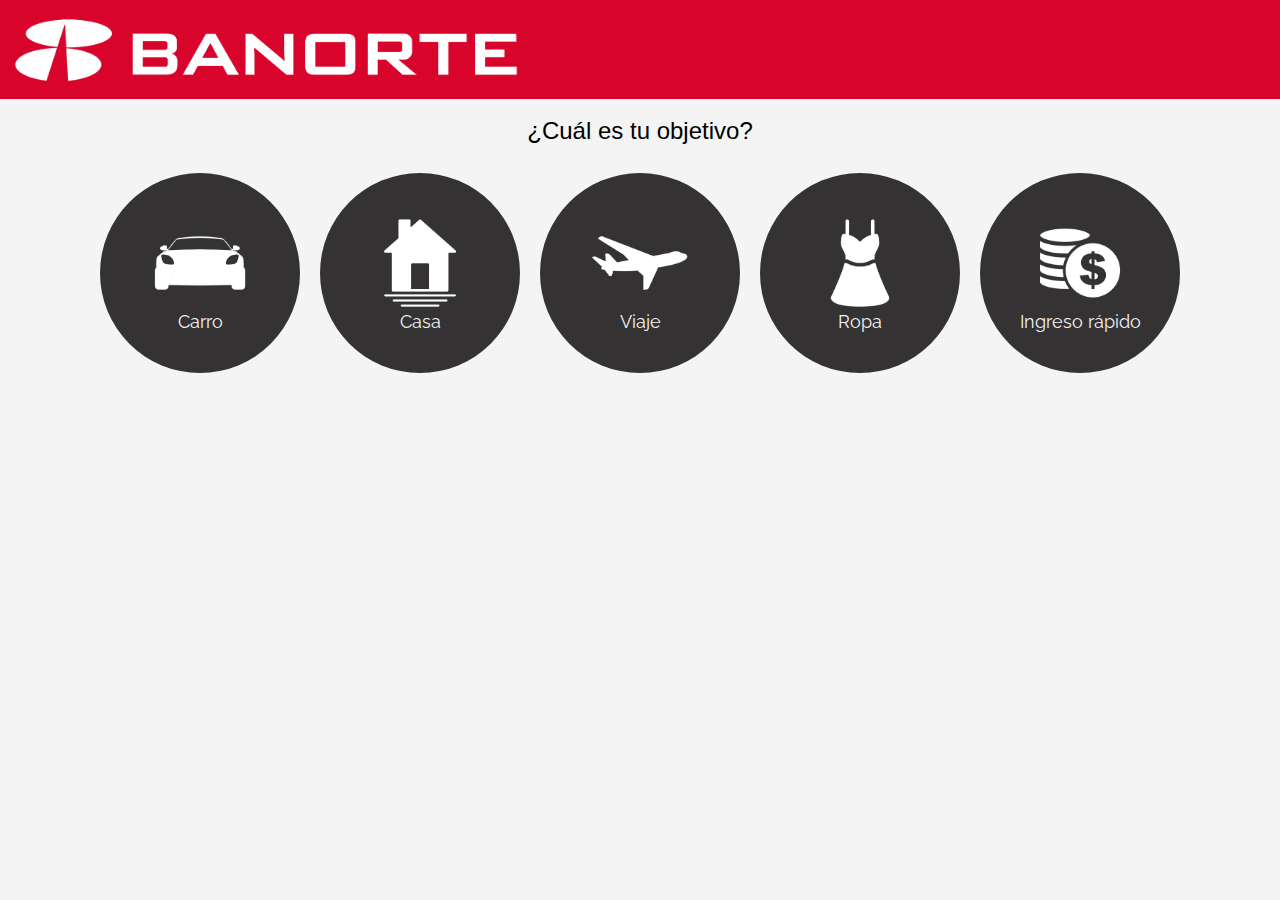
<file: ejemplo/index.html>
<!DOCTYPE html>
<html lang="en">
<head>
    <meta charset="UTF-8">
    <meta name="viewport" content="width=device-width, initial-scale=1.0">
    <title>Document</title>

    <link rel="preconnect" href="https://fonts.googleapis.com">
    <link rel="preconnect" href="https://fonts.gstatic.com" crossorigin>
    <link href="https://fonts.googleapis.com/css2?family=Raleway:wght@300&display=swap" rel="stylesheet">

    <link rel="stylesheet" href="css/reset.css">
    <link rel="stylesheet" href="css/inicial.css">
    <link rel="stylesheet" href="css/menu.css">
</head>
<body style="font-family:'Lucida Sans', 'Lucida Sans Regular', 'Lucida Grande', 'Lucida Sans Unicode', Geneva, Verdana, sans-serif">
    
    <div class="menu">
        <img src="Recursos/logo.png">
    </div>
    
    <div class="principal">
            <h2>¿Cuál es tu objetivo?</h2>
            <div class="opciones">
                <button value="mediano_plazo" class="opcion"><img src="Recursos/Carro.png" /> Carro</button>
                <button value="largo_plazo" class="opcion"><img src="Recursos/Casa.png" />Casa</button>
                <button value="mediano_plazo" class="opcion"><img src="Recursos/Viaje.png" />Viaje</button>
                <button value="corto_plazo" class="opcion"><img src="Recursos/Ropa.png" />Ropa</button>
                <button value="corto_plazo" class="opcion"><img src="Recursos/Dinero.png" />Ingreso rápido</button> 
            </div>
    </div>
    <script src="scripts/app.js"></script>
</body>
</html>
</file>
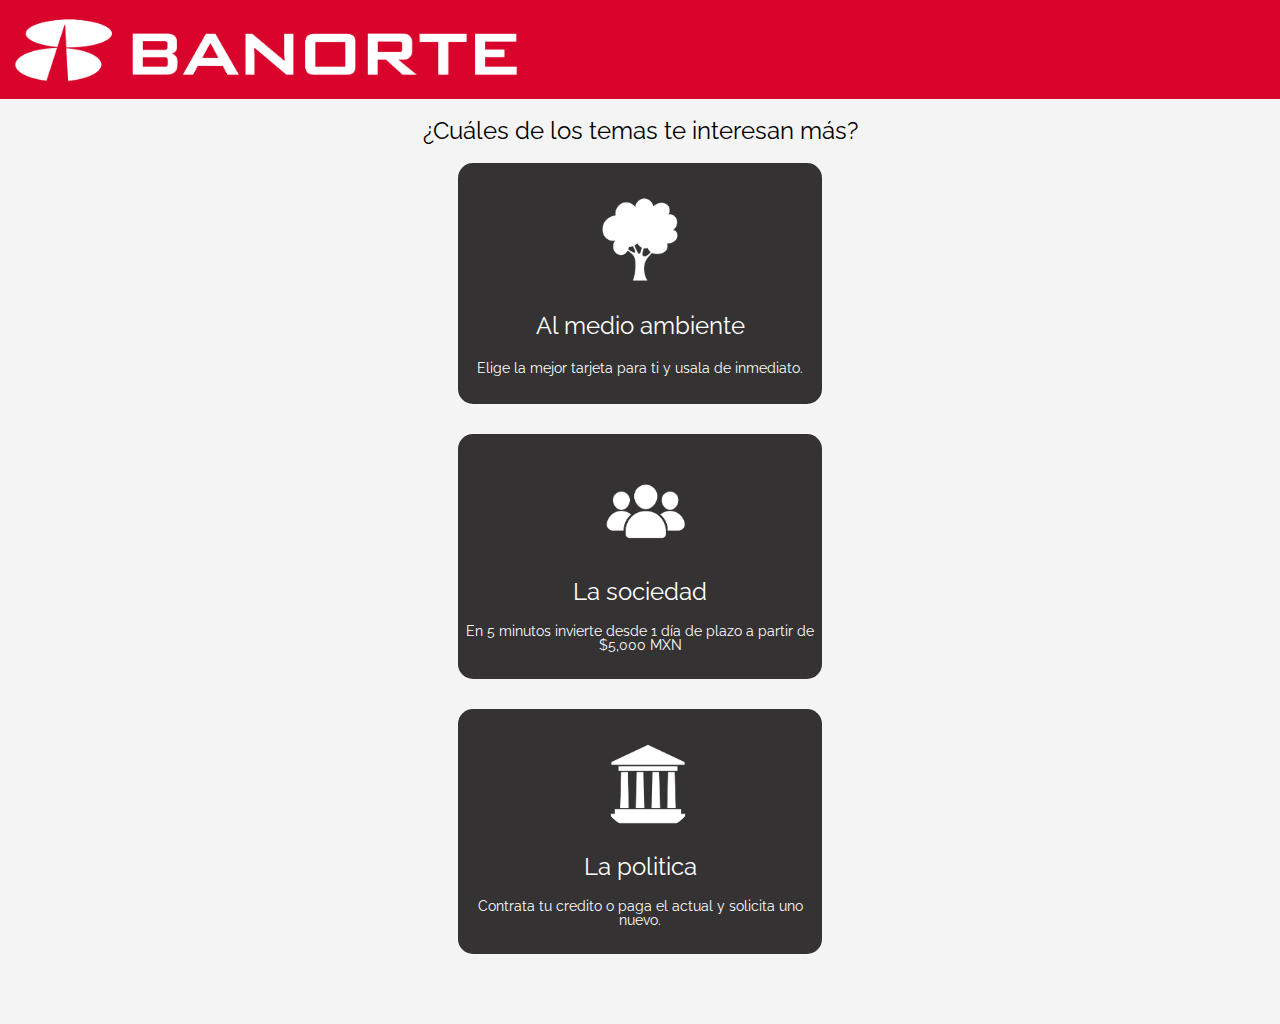
<file: ejemplo/pregunta_2.html>
<!DOCTYPE html>
<html lang="en">

<head>
    <meta charset="UTF-8">
    <meta name="viewport" content="width=device-width, initial-scale=1.0">
    <title>Banorte - Pregunta #2 </title>

    <link rel="preconnect" href="https://fonts.googleapis.com">
    <link rel="preconnect" href="https://fonts.gstatic.com" crossorigin>
    <link href="https://fonts.googleapis.com/css2?family=Raleway:wght@300&display=swap" rel="stylesheet">

    <link rel="stylesheet" href="css/reset.css">
    <link rel="stylesheet" href="css/menu.css">
    <link rel="stylesheet" href="css/inicial.css">
    <link rel="stylesheet" type="text/css" href="css/style.css">
</head>

<body>
    <header>

        <div class="menu">
            <img src="Recursos/logo.png" alt="Banorte">
        </div>

    </header>

    <div class="principal">
        <h2>¿Cuáles de los temas te interesan más?</h2>
    

    <div class="grid-container" value="abiental">
        <div class="grid-item"><button>
            <img src="Recursos/Ambiente.png" alt="Logo 1">
            <h2>Al medio ambiente</h2>
            <p>Elige la mejor tarjeta para ti y usala de inmediato. </p>
        </button>
        </div>
        <div class="grid-item" value="sociedad">
            <button></button>
            <img src="Recursos/Sociedad.png" alt="Logo 2">
            <h2>La sociedad</h2>
            <div>
                <p><span>En 5 minutos invierte desde 1 día de plazo a partir de $5,000 MXN</span></p>
            </div>
        </button>
        </div>
        <div class="grid-item" value="gobierno">
            <button></button>
            <img src="Recursos/Gobierno.png" alt="Logo 3">
            <h2>La politica</h2>
            <p>Contrata tu credito o paga el actual y solicita uno nuevo.</p>
        </button>
        </div>


    </div>
</div>

    <script src="scripts/app.js"></script>
    <script>
        function guardarSegundo () {
            var opciones = document.querySelector(".grid-container .grid-item button");
            var segundoPresionado = localStorage.getItem('valorBotonPresionado');
            opciones.forEach(function(opcion) {
                opcion.addEventListener('click', function(){
                    segundoPresionado += opcion.value;
                    localStorage.setItem('valorBotonPresionado', segundoPresionado);
                    window.location.href = "./pregunta_3.html";
                });
                
            })
        }
        mostrar();
        guardarSegundo();
    </script>

</html>
</file>
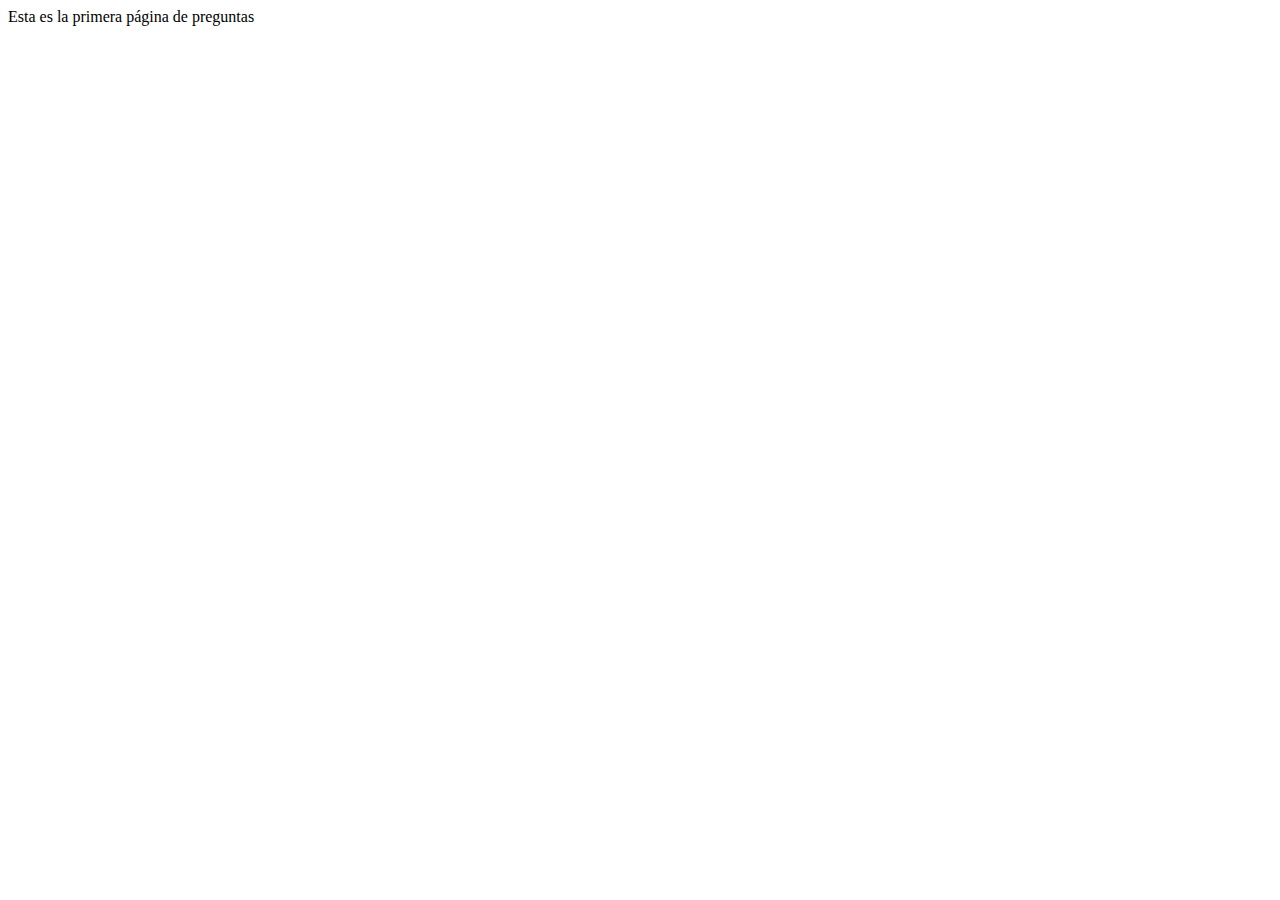
<file: ejemplo/primera.html>
<!DOCTYPE html>
<html lang="en">
<head>
    <meta charset="UTF-8">
    <meta name="viewport" content="width=device-width, initial-scale=1.0">
    <title>Document</title>
</head>
<body>
    Esta es la primera página de preguntas
    <script src="app.js"></script>
    <script>
        mostrar();
    </script>
</body>
</html>
</file>
<file: ejemplo/css/inicial.css>
:root {
    --backgnd: #D9042B;
    --backbtn: #343232;
    --fontColor: #f3f3f3;
}
.principal {
    display: flex;
    flex-direction: column;
    align-items: center;
    justify-content: center;
}

.principal h2 {
    margin: 20px;
    font-size: 24px;
}

.opciones {
    display: flex;
    align-items: center;
    justify-content: center;
    flex-wrap: wrap;
    width: 100%;
}

.opcion {
    display: flex;
    flex-direction: column;
    align-items: center;
    justify-content: center;
    min-width: 200px;
    min-height: 200px;
    margin: 10px;
    border: none;
    border-radius: 50%;
    background-color: var(--backbtn);
    color: var(--fontColor);
    font-size: 18px;
}

.opcion img {
    width: 100px;
}
</file>
<file: ejemplo/css/menu.css>
.menu {
    background-color: #D9042B;
}

.menu img {
    width: 40%;
    margin: 10px;
}
</file>
<file: ejemplo/css/style.css>
body {
    font-family: 'Raleway', sans-serif;
}
.grid-container {
    display: flex;  
    flex-direction: column;
    margin-bottom: 40px;
}

.grid-item {
    min-height: 200px;
    max-width: 350px;
    background-color: #343232;
    border-radius: 15px; /* Bordes redondeados */
    padding: 7px;
    text-align: center;
    color: #fff;
    transition: transform 0.3s;
    margin-bottom: 30px;
}

.grid-item button {
    background: none;
    border: none;
    text-align: center;
    color: #fff;
}

.grid-item img {
    max-width: 100px; /* Ancho máximo para las imágenes */
    margin-top: 20px; /* Ajusta este valor para mover el logo hacia abajo */
    border-radius: 50%; /* Bordas redondos para las imágenes */
    margin-right: 0px;
}

.grid-item p {
    margin-top: 20px; /* Espacio adicional arriba */
    margin-bottom: 20px; /* Espacio adicional abajo */
}

.grid-item:hover{
    transform: scale(1.1);
}

h2 {
    margin: 0;
    font-size: 18px;
}

p {
    margin: 10px 0;
    font-size: 14px;
}

/* Estilos responsivos */
@media (max-width: 768px) {
    h1 {
        font-size: 24px;
    }

    h2 {
        font-size: 16px;
    }

    p {
        font-size: 14px;
    }

    .grid-container {
        grid-template-columns: repeat(2, 1fr);
        gap: 10px;
    }

    .grid-item {
        margin: 10px 5px 0;
        padding: 5px;
        margin: 100px 10px 0px;
    }

    .logo img {
        max-width: 80px;
        margin-top: 5px;
        margin-left: 10px;
    }

    .logo a {
        margin: 5px 0; /* Espacio entre los enlaces */
    }

    .preguntas {
        margin-top: 80px; /* Ajuste de espacio superior para la pregunta */
    }
}

@media (max-width: 480px) {
    .grid-container {
        grid-template-columns: repeat(1, 1fr);
    }
}
</file>
